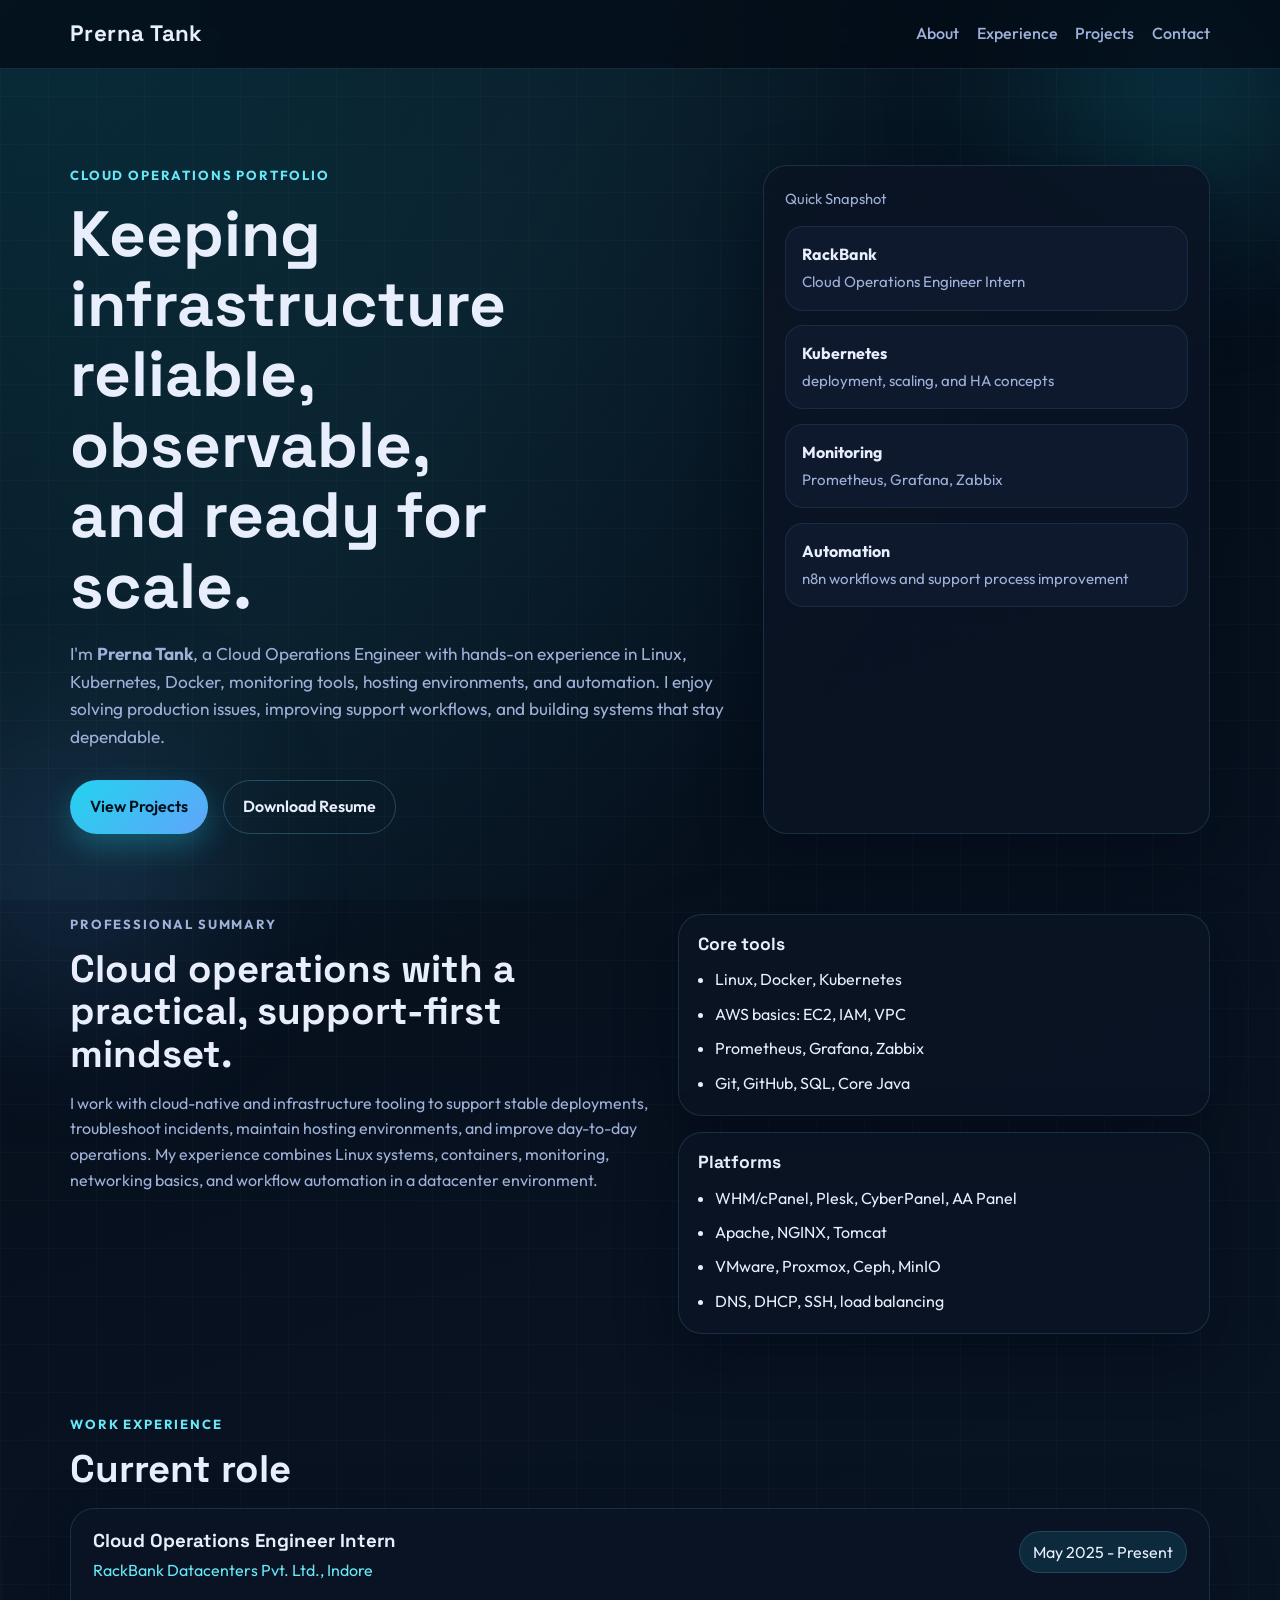
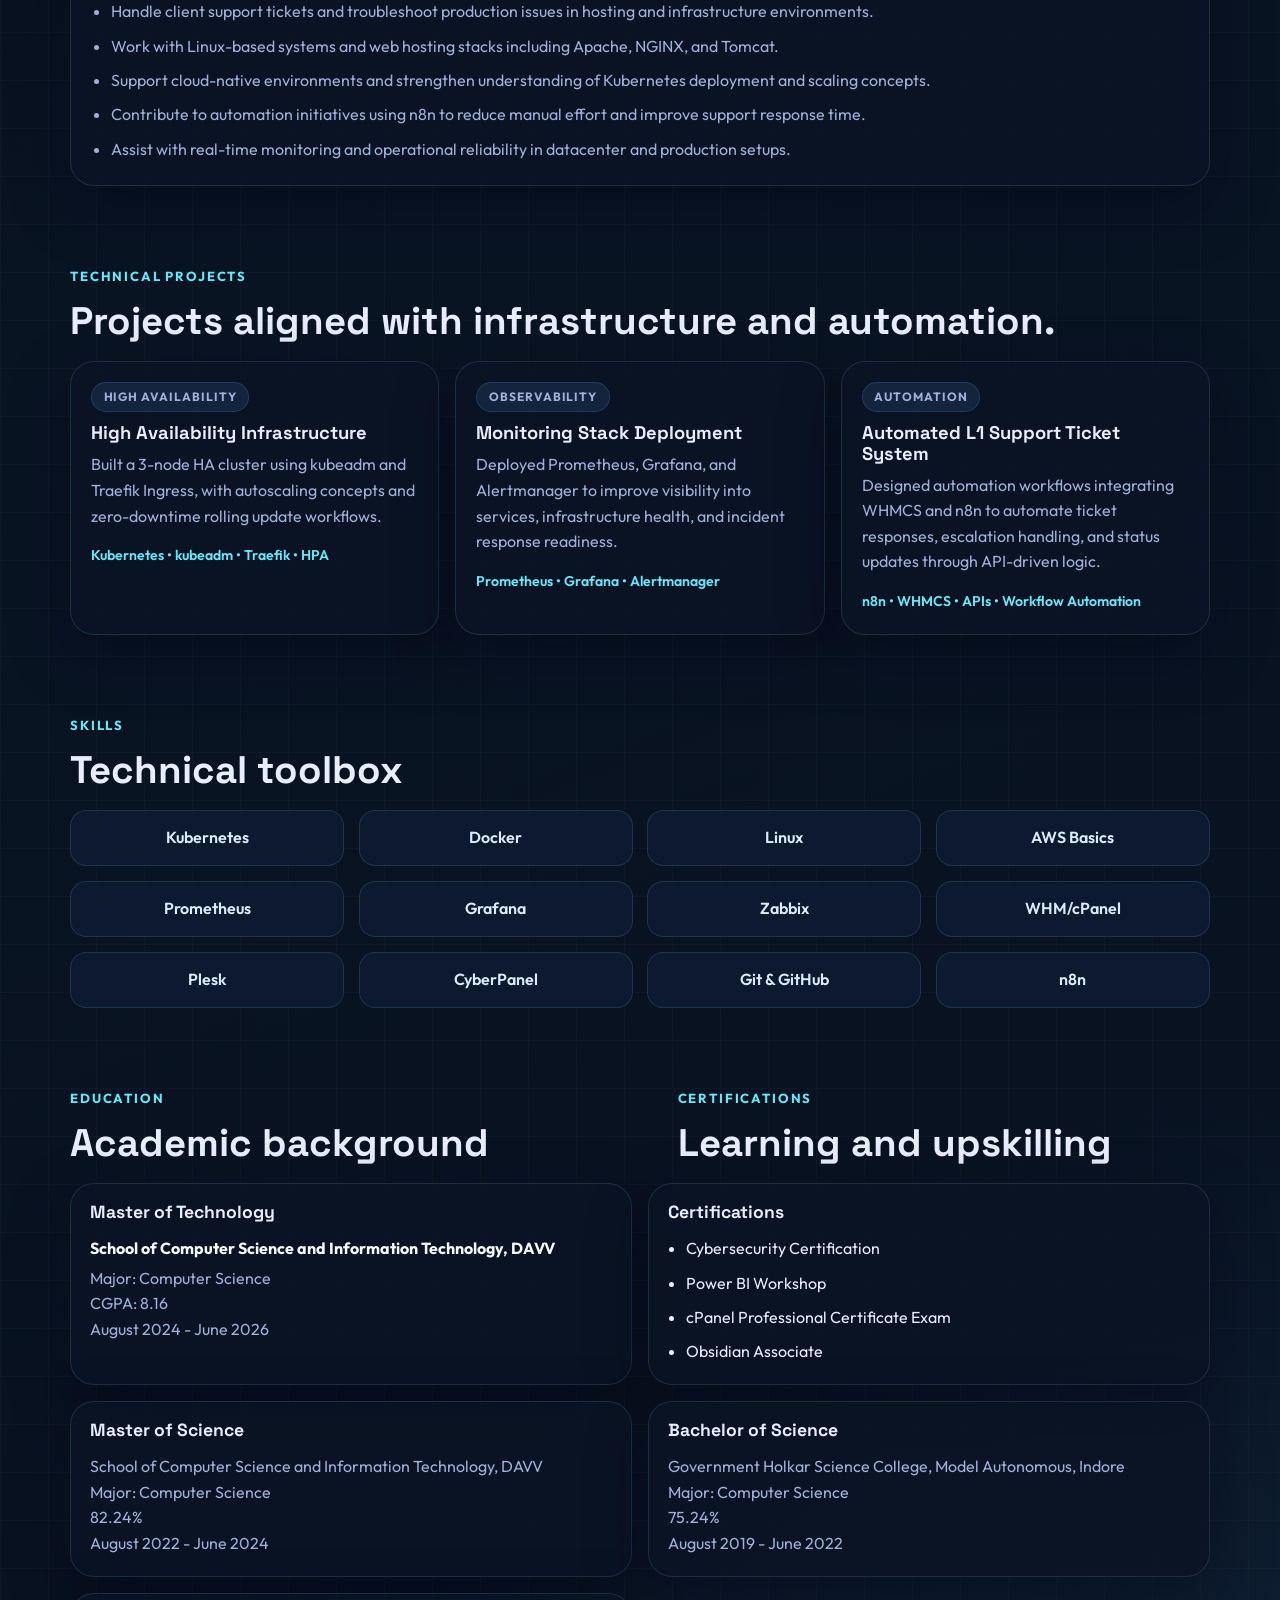
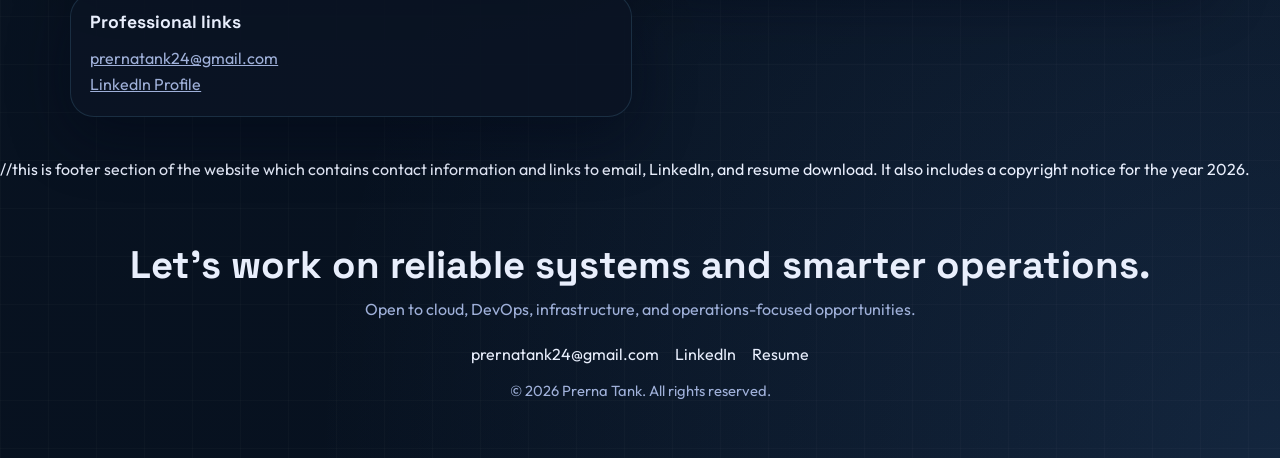
<file: index.html>
<!DOCTYPE html>
<html lang="en">
<head>
  <meta charset="UTF-8" />
  <meta name="viewport" content="width=device-width, initial-scale=1.0" />
  <title>Prerna Tank | Cloud Operations Portfolio</title>
  <link rel="preconnect" href="https://fonts.googleapis.com" />
  <link rel="preconnect" href="https://fonts.gstatic.com" crossorigin />
  <link href="https://fonts.googleapis.com/css2?family=Outfit:wght@300;400;500;600;700;800&family=Space+Grotesk:wght@500;700&display=swap" rel="stylesheet" />
  <link rel="stylesheet" href="style.css" />
</head>
<body>
  <div class="grid-glow grid-glow-1"></div>
  <div class="grid-glow grid-glow-2"></div>

  <header class="site-header">
    <nav class="nav container">
      <a class="brand" href="#top">Prerna Tank</a>
      <ul class="nav-links">
        <li><a href="#about">About</a></li>
        <li><a href="#experience">Experience</a></li>
        <li><a href="#projects">Projects</a></li>
        <li><a href="#contact">Contact</a></li>
      </ul>
    </nav>
  </header>

  <main id="top">
    <section class="hero container section-animate" id="about">
      <div class="hero-copy hero-copy-animate">
        <p class="eyebrow">CLOUD OPERATIONS PORTFOLIO</p>
        <h1>Keeping infrastructure reliable, observable, and ready for scale.</h1>
        <p class="intro">
          I'm <strong>Prerna Tank</strong>, a Cloud Operations Engineer with hands-on experience in
          Linux, Kubernetes, Docker, monitoring tools, hosting environments, and automation.
          I enjoy solving production issues, improving support workflows, and building systems that stay dependable.
        </p>
        <div class="hero-actions">
          <a class="btn btn-primary" href="#projects">View Projects</a>
          <a class="btn btn-ghost" href="Prernas_Resume.pdf" download>Download Resume</a>
        </div>
      </div>

      <aside class="hero-panel hero-panel-animate">
        <p class="panel-label">Quick Snapshot</p>
        <div class="metrics">
          <article class="metric-card">
            <strong>RackBank</strong>
            <span>Cloud Operations Engineer Intern</span>
          </article>
          <article class="metric-card">
            <strong>Kubernetes</strong>
            <span>deployment, scaling, and HA concepts</span>
          </article>
          <article class="metric-card">
            <strong>Monitoring</strong>
            <span>Prometheus, Grafana, Zabbix</span>
          </article>
          <article class="metric-card">
            <strong>Automation</strong>
            <span>n8n workflows and support process improvement</span>
          </article>
        </div>
      </aside>
    </section>

    <section class="summary container section-animate">
      <div class="summary-copy">
        <p class="eyebrow">PROFESSIONAL SUMMARY</p>
        <h2>Cloud operations with a practical, support-first mindset.</h2>
        <p>
          I work with cloud-native and infrastructure tooling to support stable deployments, troubleshoot incidents,
          maintain hosting environments, and improve day-to-day operations. My experience combines Linux systems,
          containers, monitoring, networking basics, and workflow automation in a datacenter environment.
        </p>
      </div>
      <div class="info-stack">
        <article class="info-card hover-card">
          <h3>Core tools</h3>
          <ul>
            <li>Linux, Docker, Kubernetes</li>
            <li>AWS basics: EC2, IAM, VPC</li>
            <li>Prometheus, Grafana, Zabbix</li>
            <li>Git, GitHub, SQL, Core Java</li>
          </ul>
        </article>
        <article class="info-card hover-card">
          <h3>Platforms</h3>
          <ul>
            <li>WHM/cPanel, Plesk, CyberPanel, AA Panel</li>
            <li>Apache, NGINX, Tomcat</li>
            <li>VMware, Proxmox, Ceph, MinIO</li>
            <li>DNS, DHCP, SSH, load balancing</li>
          </ul>
        </article>
      </div>
    </section>

    <section class="experience container section-animate" id="experience">
      <p class="eyebrow">WORK EXPERIENCE</p>
      <h2>Current role</h2>
      <article class="timeline-card hover-card">
        <div class="timeline-top">
          <div>
            <h3>Cloud Operations Engineer Intern</h3>
            <p class="company">RackBank Datacenters Pvt. Ltd., Indore</p>
          </div>
          <span class="date-chip">May 2025 - Present</span>
        </div>
        <ul class="timeline-list">
          <li>Handle client support tickets and troubleshoot production issues in hosting and infrastructure environments.</li>
          <li>Work with Linux-based systems and web hosting stacks including Apache, NGINX, and Tomcat.</li>
          <li>Support cloud-native environments and strengthen understanding of Kubernetes deployment and scaling concepts.</li>
          <li>Contribute to automation initiatives using n8n to reduce manual effort and improve support response time.</li>
          <li>Assist with real-time monitoring and operational reliability in datacenter and production setups.</li>
        </ul>
      </article>
    </section>

    <section class="projects container section-animate" id="projects">
      <p class="eyebrow">TECHNICAL PROJECTS</p>
      <h2>Projects aligned with infrastructure and automation.</h2>
      <div class="cards">
        <article class="card project-card">
          <p class="card-tag">High Availability</p>
          <h3>High Availability Infrastructure</h3>
          <p>
            Built a 3-node HA cluster using kubeadm and Traefik Ingress, with autoscaling concepts and
            zero-downtime rolling update workflows.
          </p>
          <span>Kubernetes &bull; kubeadm &bull; Traefik &bull; HPA</span>
        </article>
        <article class="card project-card">
          <p class="card-tag">Observability</p>
          <h3>Monitoring Stack Deployment</h3>
          <p>
            Deployed Prometheus, Grafana, and Alertmanager to improve visibility into services,
            infrastructure health, and incident response readiness.
          </p>
          <span>Prometheus &bull; Grafana &bull; Alertmanager</span>
        </article>
        <article class="card project-card">
          <p class="card-tag">Automation</p>
          <h3>Automated L1 Support Ticket System</h3>
          <p>
            Designed automation workflows integrating WHMCS and n8n to automate ticket responses,
            escalation handling, and status updates through API-driven logic.
          </p>
          <span>n8n &bull; WHMCS &bull; APIs &bull; Workflow Automation</span>
        </article>
      </div>
    </section>

    <section class="skills container section-animate" id="skills">
      <p class="eyebrow">SKILLS</p>
      <h2>Technical toolbox</h2>
      <div class="skill-grid">
        <p>Kubernetes</p>
        <p>Docker</p>
        <p>Linux</p>
        <p>AWS Basics</p>
        <p>Prometheus</p>
        <p>Grafana</p>
        <p>Zabbix</p>
        <p>WHM/cPanel</p>
        <p>Plesk</p>
        <p>CyberPanel</p>
        <p>Git &amp; GitHub</p>
        <p>n8n</p>
      </div>
    </section>

    <section class="education container section-animate">
      <div class="split-heading">
        <div>
          <p class="eyebrow">EDUCATION</p>
          <h2>Academic background</h2>
        </div>
        <div>
          <p class="eyebrow">CERTIFICATIONS</p>
          <h2>Learning and upskilling</h2>
        </div>
      </div>
      <div class="dual-grid">
        <article class="info-card education-card hover-card">
          <h3>Master of Technology</h3>
          <p class="edu-school">School of Computer Science and Information Technology, DAVV</p>
          <p>Major: Computer Science</p>
          <p>CGPA: 8.16</p>
          <p>August 2024 - June 2026</p>
        </article>
        <article class="info-card hover-card">
          <h3>Certifications</h3>
          <ul>
            <li>Cybersecurity Certification</li>
            <li>Power BI Workshop</li>
            <li>cPanel Professional Certificate Exam</li>
            <li>Obsidian Associate</li>
          </ul>
        </article>
        <article class="info-card hover-card">
          <h3>Master of Science</h3>
          <p class="edu-school">School of Computer Science and Information Technology, DAVV</p>
          <p>Major: Computer Science</p>
          <p>82.24%</p>
          <p>August 2022 - June 2024</p>
        </article>
        <article class="info-card hover-card">
          <h3>Bachelor of Science</h3>
          <p class="edu-school">Government Holkar Science College, Model Autonomous, Indore</p>
          <p>Major: Computer Science</p>
          <p>75.24%</p>
          <p>August 2019 - June 2022</p>
        </article>
        <article class="info-card hover-card">
          <h3>Professional links</h3>
          <p><a href="mailto:prernatank24@gmail.com">prernatank24@gmail.com</a></p>
          <p><a href="https://www.linkedin.com/in/prernatank2002/" target="_blank" rel="noreferrer">LinkedIn Profile</a></p>
        </article>
      </div>
    </section>
  </main>

  //this is footer section of the website which contains contact information and links to email, LinkedIn, and resume download. It also includes a copyright notice for the year 2026.

  <footer class="footer container" id="contact">
    <h2>Let's work on reliable systems and smarter operations.</h2>
    <p>Open to cloud, DevOps, infrastructure, and operations-focused opportunities.</p>
    <div class="footer-links">
      <a href="mailto:prernatank24@gmail.com">prernatank24@gmail.com</a>
      <a href="https://www.linkedin.com/in/prernatank2002/" target="_blank" rel="noreferrer">LinkedIn</a>
      <a href="Prernas_Resume.pdf" download>Resume</a>
    </div>
    <p class="copyright">&copy; 2026 Prerna Tank. All rights reserved.</p>
  </footer>
</body>
</html>
</file>
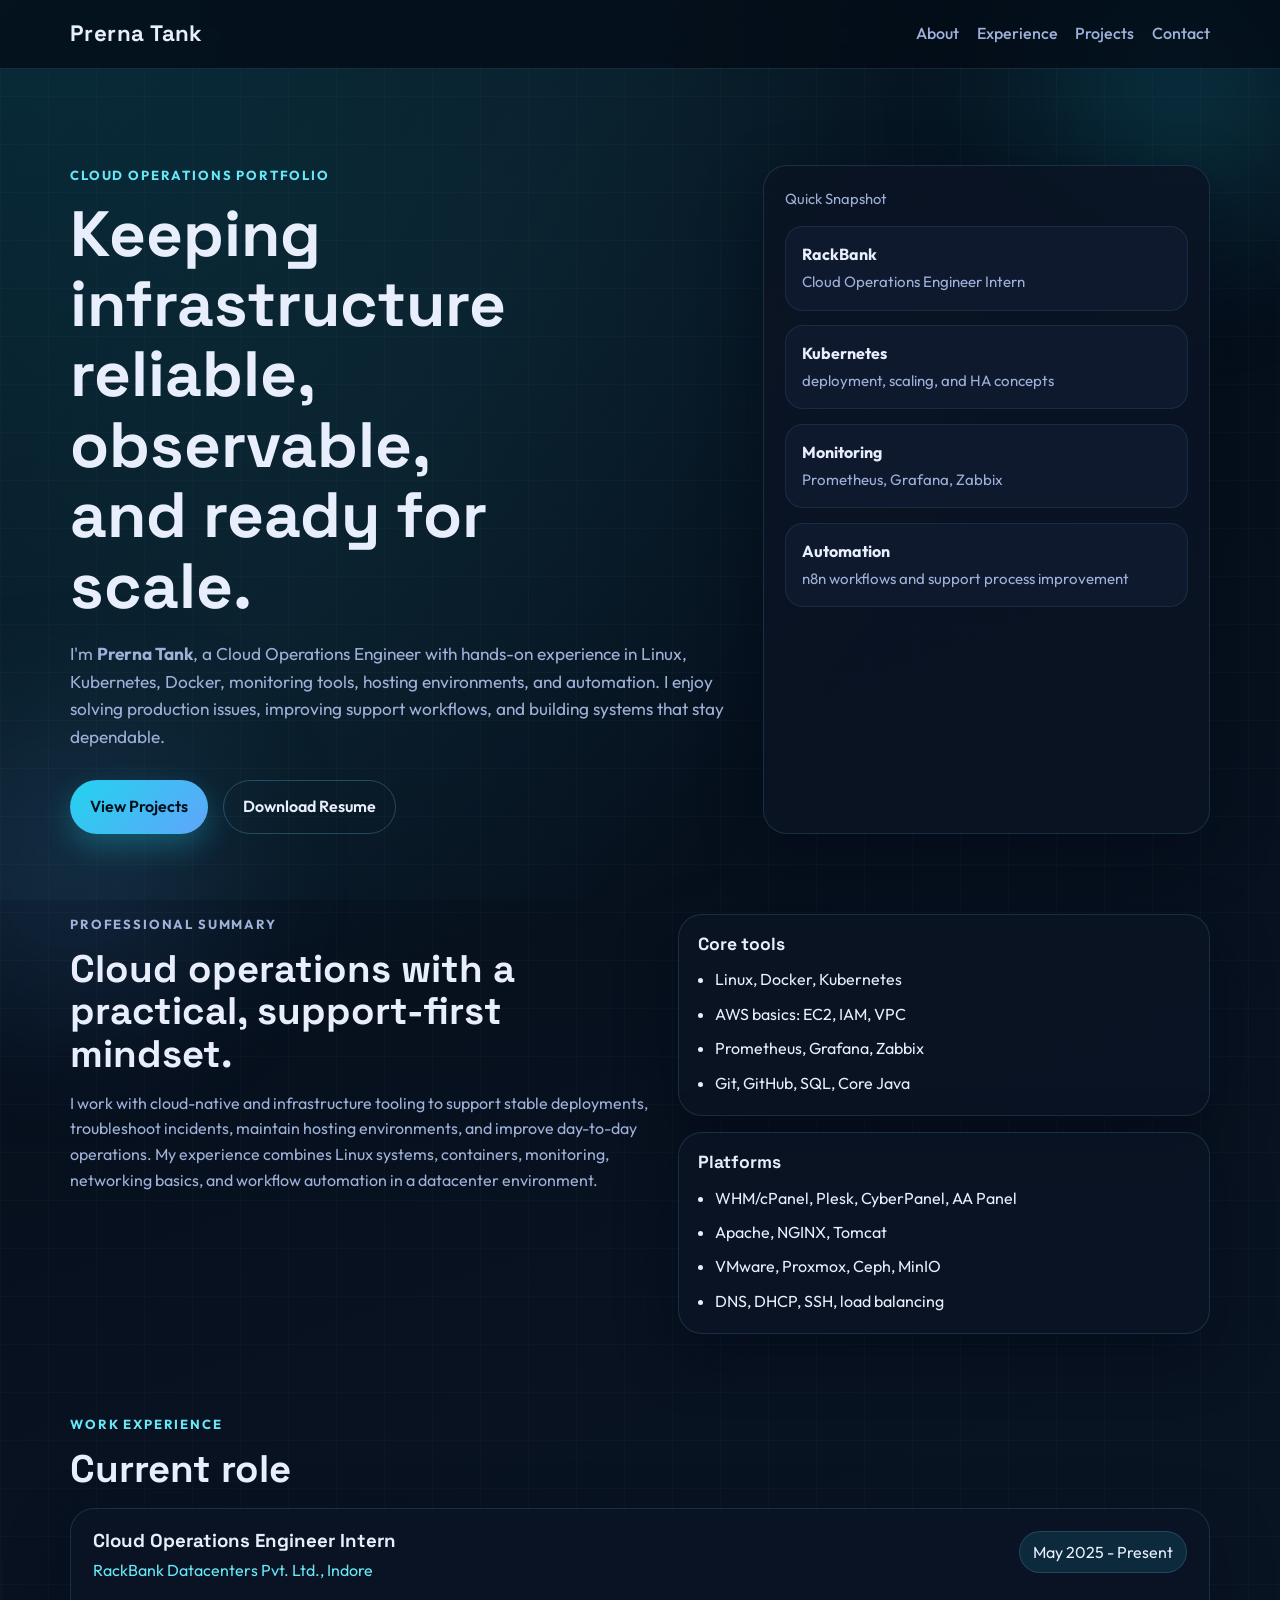
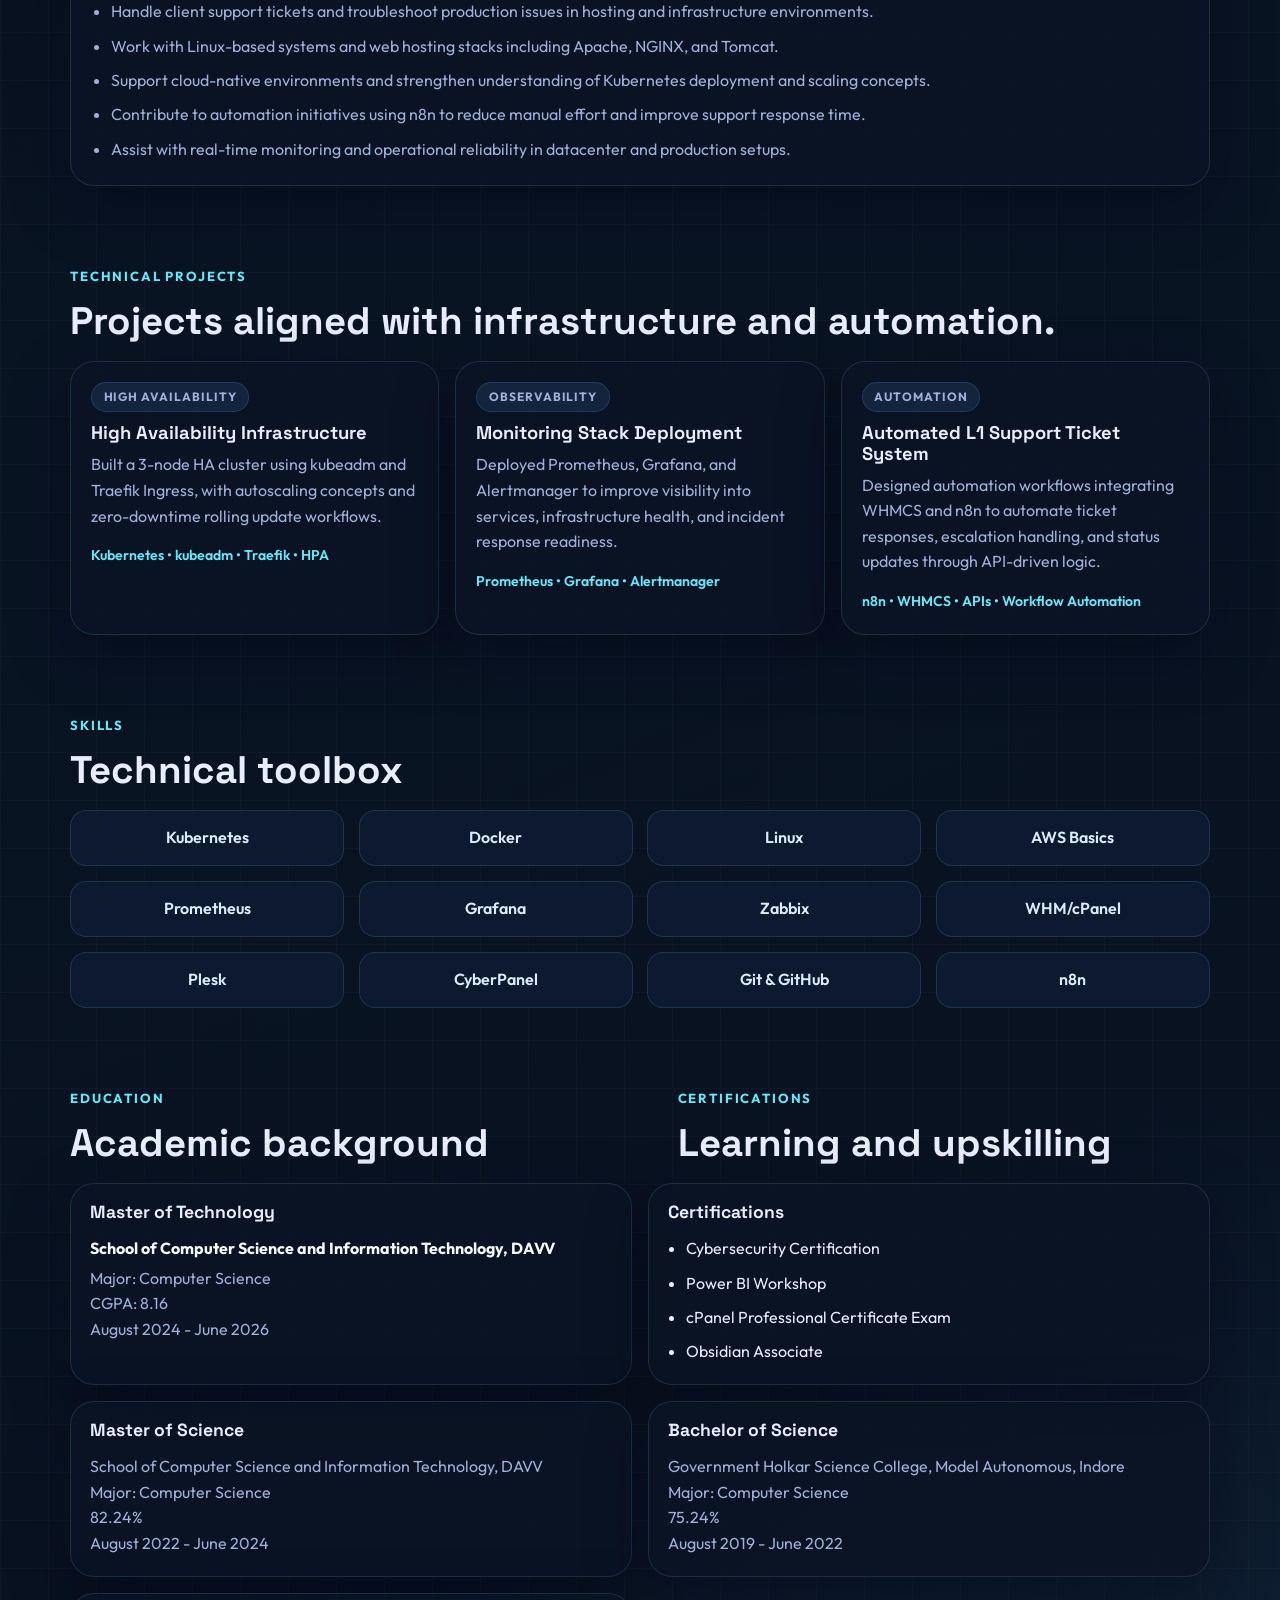
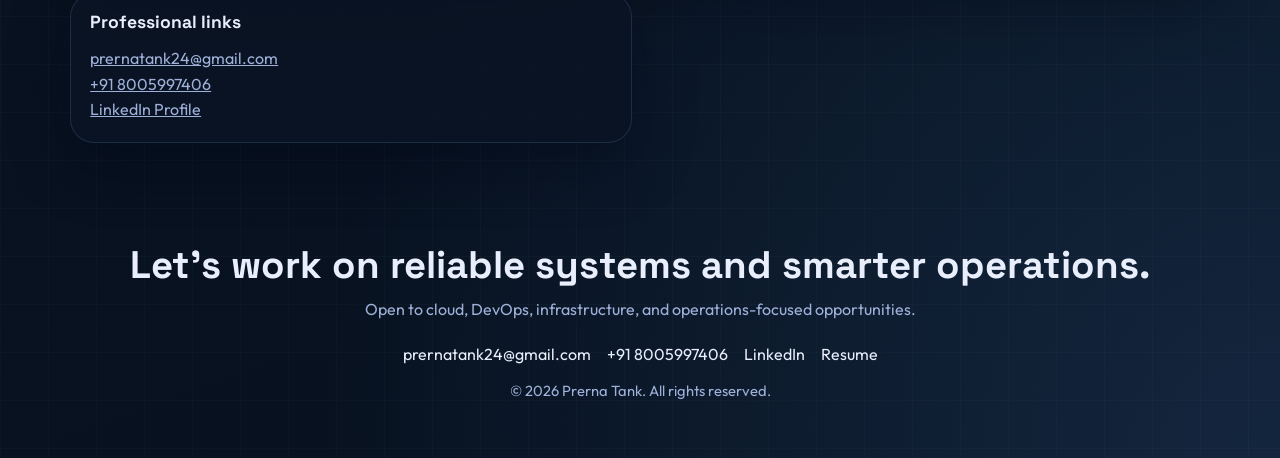
<file: home.html>
<!DOCTYPE html>
<html lang="en">
<head>
  <meta charset="UTF-8" />
  <meta name="viewport" content="width=device-width, initial-scale=1.0" />
  <title>Prerna Tank | Cloud Operations Portfolio</title>
  <link rel="preconnect" href="https://fonts.googleapis.com" />
  <link rel="preconnect" href="https://fonts.gstatic.com" crossorigin />
  <link href="https://fonts.googleapis.com/css2?family=Outfit:wght@300;400;500;600;700;800&family=Space+Grotesk:wght@500;700&display=swap" rel="stylesheet" />
  <link rel="stylesheet" href="style.css" />
</head>
<body>
  <div class="grid-glow grid-glow-1"></div>
  <div class="grid-glow grid-glow-2"></div>

  <header class="site-header">
    <nav class="nav container">
      <a class="brand" href="#top">Prerna Tank</a>
      <ul class="nav-links">
        <li><a href="#about">About</a></li>
        <li><a href="#experience">Experience</a></li>
        <li><a href="#projects">Projects</a></li>
        <li><a href="#contact">Contact</a></li>
      </ul>
    </nav>
  </header>

  <main id="top">
    <section class="hero container section-animate" id="about">
      <div class="hero-copy hero-copy-animate">
        <p class="eyebrow">CLOUD OPERATIONS PORTFOLIO</p>
        <h1>Keeping infrastructure reliable, observable, and ready for scale.</h1>
        <p class="intro">
          I'm <strong>Prerna Tank</strong>, a Cloud Operations Engineer with hands-on experience in
          Linux, Kubernetes, Docker, monitoring tools, hosting environments, and automation.
          I enjoy solving production issues, improving support workflows, and building systems that stay dependable.
        </p>
        <div class="hero-actions">
          <a class="btn btn-primary" href="#projects">View Projects</a>
          <a class="btn btn-ghost" href="Prernas_Resume.pdf" download>Download Resume</a>
        </div>
      </div>

      <aside class="hero-panel hero-panel-animate">
        <p class="panel-label">Quick Snapshot</p>
        <div class="metrics">
          <article class="metric-card">
            <strong>RackBank</strong>
            <span>Cloud Operations Engineer Intern</span>
          </article>
          <article class="metric-card">
            <strong>Kubernetes</strong>
            <span>deployment, scaling, and HA concepts</span>
          </article>
          <article class="metric-card">
            <strong>Monitoring</strong>
            <span>Prometheus, Grafana, Zabbix</span>
          </article>
          <article class="metric-card">
            <strong>Automation</strong>
            <span>n8n workflows and support process improvement</span>
          </article>
        </div>
      </aside>
    </section>

    <section class="summary container section-animate">
      <div class="summary-copy">
        <p class="eyebrow">PROFESSIONAL SUMMARY</p>
        <h2>Cloud operations with a practical, support-first mindset.</h2>
        <p>
          I work with cloud-native and infrastructure tooling to support stable deployments, troubleshoot incidents,
          maintain hosting environments, and improve day-to-day operations. My experience combines Linux systems,
          containers, monitoring, networking basics, and workflow automation in a datacenter environment.
        </p>
      </div>
      <div class="info-stack">
        <article class="info-card hover-card">
          <h3>Core tools</h3>
          <ul>
            <li>Linux, Docker, Kubernetes</li>
            <li>AWS basics: EC2, IAM, VPC</li>
            <li>Prometheus, Grafana, Zabbix</li>
            <li>Git, GitHub, SQL, Core Java</li>
          </ul>
        </article>
        <article class="info-card hover-card">
          <h3>Platforms</h3>
          <ul>
            <li>WHM/cPanel, Plesk, CyberPanel, AA Panel</li>
            <li>Apache, NGINX, Tomcat</li>
            <li>VMware, Proxmox, Ceph, MinIO</li>
            <li>DNS, DHCP, SSH, load balancing</li>
          </ul>
        </article>
      </div>
    </section>

    <section class="experience container section-animate" id="experience">
      <p class="eyebrow">WORK EXPERIENCE</p>
      <h2>Current role</h2>
      <article class="timeline-card hover-card">
        <div class="timeline-top">
          <div>
            <h3>Cloud Operations Engineer Intern</h3>
            <p class="company">RackBank Datacenters Pvt. Ltd., Indore</p>
          </div>
          <span class="date-chip">May 2025 - Present</span>
        </div>
        <ul class="timeline-list">
          <li>Handle client support tickets and troubleshoot production issues in hosting and infrastructure environments.</li>
          <li>Work with Linux-based systems and web hosting stacks including Apache, NGINX, and Tomcat.</li>
          <li>Support cloud-native environments and strengthen understanding of Kubernetes deployment and scaling concepts.</li>
          <li>Contribute to automation initiatives using n8n to reduce manual effort and improve support response time.</li>
          <li>Assist with real-time monitoring and operational reliability in datacenter and production setups.</li>
        </ul>
      </article>
    </section>

    <section class="projects container section-animate" id="projects">
      <p class="eyebrow">TECHNICAL PROJECTS</p>
      <h2>Projects aligned with infrastructure and automation.</h2>
      <div class="cards">
        <article class="card project-card">
          <p class="card-tag">High Availability</p>
          <h3>High Availability Infrastructure</h3>
          <p>
            Built a 3-node HA cluster using kubeadm and Traefik Ingress, with autoscaling concepts and
            zero-downtime rolling update workflows.
          </p>
          <span>Kubernetes &bull; kubeadm &bull; Traefik &bull; HPA</span>
        </article>
        <article class="card project-card">
          <p class="card-tag">Observability</p>
          <h3>Monitoring Stack Deployment</h3>
          <p>
            Deployed Prometheus, Grafana, and Alertmanager to improve visibility into services,
            infrastructure health, and incident response readiness.
          </p>
          <span>Prometheus &bull; Grafana &bull; Alertmanager</span>
        </article>
        <article class="card project-card">
          <p class="card-tag">Automation</p>
          <h3>Automated L1 Support Ticket System</h3>
          <p>
            Designed automation workflows integrating WHMCS and n8n to automate ticket responses,
            escalation handling, and status updates through API-driven logic.
          </p>
          <span>n8n &bull; WHMCS &bull; APIs &bull; Workflow Automation</span>
        </article>
      </div>
    </section>

    <section class="skills container section-animate" id="skills">
      <p class="eyebrow">SKILLS</p>
      <h2>Technical toolbox</h2>
      <div class="skill-grid">
        <p>Kubernetes</p>
        <p>Docker</p>
        <p>Linux</p>
        <p>AWS Basics</p>
        <p>Prometheus</p>
        <p>Grafana</p>
        <p>Zabbix</p>
        <p>WHM/cPanel</p>
        <p>Plesk</p>
        <p>CyberPanel</p>
        <p>Git &amp; GitHub</p>
        <p>n8n</p>
      </div>
    </section>

    <section class="education container section-animate">
      <div class="split-heading">
        <div>
          <p class="eyebrow">EDUCATION</p>
          <h2>Academic background</h2>
        </div>
        <div>
          <p class="eyebrow">CERTIFICATIONS</p>
          <h2>Learning and upskilling</h2>
        </div>
      </div>
      <div class="dual-grid">
        <article class="info-card education-card hover-card">
          <h3>Master of Technology</h3>
          <p class="edu-school">School of Computer Science and Information Technology, DAVV</p>
          <p>Major: Computer Science</p>
          <p>CGPA: 8.16</p>
          <p>August 2024 - June 2026</p>
        </article>
        <article class="info-card hover-card">
          <h3>Certifications</h3>
          <ul>
            <li>Cybersecurity Certification</li>
            <li>Power BI Workshop</li>
            <li>cPanel Professional Certificate Exam</li>
            <li>Obsidian Associate</li>
          </ul>
        </article>
        <article class="info-card hover-card">
          <h3>Master of Science</h3>
          <p class="edu-school">School of Computer Science and Information Technology, DAVV</p>
          <p>Major: Computer Science</p>
          <p>82.24%</p>
          <p>August 2022 - June 2024</p>
        </article>
        <article class="info-card hover-card">
          <h3>Bachelor of Science</h3>
          <p class="edu-school">Government Holkar Science College, Model Autonomous, Indore</p>
          <p>Major: Computer Science</p>
          <p>75.24%</p>
          <p>August 2019 - June 2022</p>
        </article>
        <article class="info-card hover-card">
          <h3>Professional links</h3>
          <p><a href="mailto:prernatank24@gmail.com">prernatank24@gmail.com</a></p>
          <p><a href="tel:+918005997406">+91 8005997406</a></p>
          <p><a href="https://www.linkedin.com/in/prernatank2002/" target="_blank" rel="noreferrer">LinkedIn Profile</a></p>
        </article>
      </div>
    </section>
  </main>

  <footer class="footer container" id="contact">
    <h2>Let's work on reliable systems and smarter operations.</h2>
    <p>Open to cloud, DevOps, infrastructure, and operations-focused opportunities.</p>
    <div class="footer-links">
      <a href="mailto:prernatank24@gmail.com">prernatank24@gmail.com</a>
      <a href="tel:+918005997406">+91 8005997406</a>
      <a href="https://www.linkedin.com/in/prernatank2002/" target="_blank" rel="noreferrer">LinkedIn</a>
      <a href="Prernas_Resume.pdf" download>Resume</a>
    </div>
    <p class="copyright">&copy; 2026 Prerna Tank. All rights reserved.</p>
  </footer>
</body>
</html>
</file>
<file: style.css>
:root {
  --bg: #07111f;
  --bg-soft: #0d1728;
  --panel: rgba(11, 20, 36, 0.88);
  --panel-strong: #0f1b30;
  --text: #e8eefc;
  --muted: #9fb0d9;
  --line: rgba(125, 211, 252, 0.14);
  --primary: #67e8f9;
  --primary-deep: #22d3ee;
  --accent: #60a5fa;
  --shadow: 0 20px 60px rgba(2, 6, 23, 0.45);
}

* {
  box-sizing: border-box;
  margin: 0;
  padding: 0;
}

html {
  scroll-behavior: smooth;
}

body {
  font-family: "Outfit", sans-serif;
  color: var(--text);
  min-height: 100vh;
  line-height: 1.6;
  overflow-x: hidden;
  position: relative;
  background:
    linear-gradient(rgba(255, 255, 255, 0.02) 1px, transparent 1px),
    linear-gradient(90deg, rgba(255, 255, 255, 0.02) 1px, transparent 1px),
    radial-gradient(circle at top left, rgba(34, 211, 238, 0.16), transparent 28%),
    radial-gradient(circle at bottom right, rgba(96, 165, 250, 0.14), transparent 25%),
    linear-gradient(160deg, #040b16, #091423 48%, #07111f);
  background-size: 48px 48px, 48px 48px, auto, auto, auto;
}

a {
  color: inherit;
}

body::before {
  content: "";
  position: fixed;
  inset: 0;
  z-index: -2;
  background: linear-gradient(120deg, transparent 0%, rgba(103, 232, 249, 0.04) 35%, transparent 70%);
  animation: sweep 14s linear infinite;
}

.grid-glow {
  position: fixed;
  z-index: -1;
  border-radius: 999px;
  filter: blur(80px);
  opacity: 0.55;
}

.grid-glow-1 {
  width: 320px;
  height: 320px;
  top: -80px;
  right: -60px;
  background: rgba(34, 211, 238, 0.3);
  animation: floatGlow 7s ease-in-out infinite;
}

.grid-glow-2 {
  width: 300px;
  height: 300px;
  bottom: -120px;
  left: -80px;
  background: rgba(96, 165, 250, 0.22);
  animation: floatGlow 9s ease-in-out infinite reverse;
}

.container {
  width: min(1140px, 90%);
  margin: 0 auto;
}

.site-header {
  position: sticky;
  top: 0;
  z-index: 20;
  padding: 1rem 0;
  background: rgba(4, 11, 22, 0.72);
  backdrop-filter: blur(12px);
  border-bottom: 1px solid var(--line);
}

.nav {
  display: flex;
  justify-content: space-between;
  align-items: center;
  gap: 1rem;
}

.brand {
  text-decoration: none;
  font-family: "Space Grotesk", sans-serif;
  font-size: 1.4rem;
  font-weight: 700;
  letter-spacing: 0.02em;
}

.nav-links {
  list-style: none;
  display: flex;
  gap: 1.1rem;
}

.nav-links a {
  text-decoration: none;
  color: var(--muted);
  font-weight: 500;
}

.nav-links a:hover,
.footer-links a:hover {
  color: var(--primary);
}

.nav-links a {
  transition: color 0.25s ease;
}

main {
  padding-top: 1.5rem;
}

section {
  padding: 2.5rem 0;
}

.eyebrow {
  color: var(--primary);
  font-size: 0.82rem;
  font-weight: 700;
  letter-spacing: 0.14em;
  text-transform: uppercase;
}

h1,
h2,
h3 {
  font-family: "Space Grotesk", sans-serif;
  line-height: 1.1;
}

.hero {
  display: grid;
  grid-template-columns: 1.2fr 0.8fr;
  gap: 1.4rem;
  align-items: stretch;
  padding-top: 4.5rem;
}

.hero h1 {
  margin-top: 0.8rem;
  font-size: clamp(2.8rem, 5vw, 4.8rem);
  max-width: 11ch;
}

.hero-copy-animate {
  animation: rise 700ms ease both;
}

.hero-panel-animate {
  animation: rise 900ms ease both;
}

.intro,
.summary-copy p,
.info-card p,
.timeline-list,
.card p {
  color: var(--muted);
}

.intro {
  margin-top: 1.2rem;
  max-width: 760px;
  font-size: 1.08rem;
}

.hero-panel,
.info-card,
.timeline-card,
.card {
  background: var(--panel);
  border: 1px solid var(--line);
  border-radius: 24px;
  box-shadow: var(--shadow);
}

.hero-panel {
  padding: 1.3rem;
  position: relative;
  overflow: hidden;
}

.hero-panel::after {
  content: "";
  position: absolute;
  inset: -40% auto auto -20%;
  width: 180px;
  height: 180px;
  border-radius: 50%;
  background: radial-gradient(circle, rgba(103, 232, 249, 0.18), transparent 70%);
  animation: orbPulse 5s ease-in-out infinite;
}

.panel-label {
  margin-bottom: 1rem;
  color: var(--muted);
  font-size: 0.92rem;
}

.metrics {
  display: grid;
  gap: 0.9rem;
}

.metrics article {
  padding: 0.95rem 1rem;
  border-radius: 18px;
  background: rgba(15, 27, 48, 0.95);
  border: 1px solid rgba(125, 211, 252, 0.1);
  transition: transform 0.3s ease, border-color 0.3s ease, background 0.3s ease;
}

.metric-card:hover {
  transform: translateY(-4px);
  border-color: rgba(103, 232, 249, 0.35);
  background: rgba(17, 32, 57, 0.98);
}

.metrics strong,
.date-chip,
.card-tag {
  display: inline-block;
}

.metrics strong {
  font-size: 1rem;
  margin-bottom: 0.15rem;
}

.metrics span {
  display: block;
  color: var(--muted);
  font-size: 0.94rem;
}

.hero-actions {
  margin-top: 1.8rem;
  display: flex;
  gap: 0.9rem;
  flex-wrap: wrap;
}

.btn {
  text-decoration: none;
  font-weight: 600;
  padding: 0.85rem 1.2rem;
  border-radius: 999px;
  transition: transform 0.25s ease, box-shadow 0.25s ease, border-color 0.25s ease;
  border: 1px solid transparent;
}

.btn-primary {
  background: linear-gradient(135deg, var(--primary-deep), var(--accent));
  color: #03111d;
  box-shadow: 0 12px 30px rgba(34, 211, 238, 0.28);
}

.btn-primary:hover,
.btn-ghost:hover {
  transform: translateY(-2px);
}

.btn-ghost {
  border-color: rgba(125, 211, 252, 0.25);
  background: transparent;
  color: var(--text);
}

.summary,
.split-heading {
  display: grid;
  grid-template-columns: 1.05fr 0.95fr;
  gap: 1.2rem;
  align-items: start;
}

.summary h2,
.experience h2,
.projects h2,
.skills h2,
.education h2,
.footer h2 {
  margin-top: 0.8rem;
  font-size: clamp(1.9rem, 3vw, 2.8rem);
}

.summary-copy p:last-child {
  margin-top: 1rem;
  max-width: 60ch;
}

.info-stack,
.dual-grid {
  display: grid;
  gap: 1rem;
}

.info-card {
  padding: 1.2rem;
}

.hover-card,
.project-card,
.skill-grid p {
  transition: transform 0.3s ease, border-color 0.3s ease, box-shadow 0.3s ease;
}

.hover-card:hover,
.project-card:hover,
.skill-grid p:hover {
  transform: translateY(-6px);
  border-color: rgba(103, 232, 249, 0.32);
  box-shadow: 0 24px 60px rgba(2, 6, 23, 0.55);
}

.info-card h3 {
  margin-bottom: 0.85rem;
  font-size: 1.1rem;
}

.info-card ul,
.timeline-list {
  padding-left: 1.1rem;
}

.info-card li + li,
.timeline-list li + li {
  margin-top: 0.55rem;
}

.timeline-card {
  margin-top: 1.1rem;
  padding: 1.4rem;
}

.timeline-top {
  display: flex;
  justify-content: space-between;
  gap: 1rem;
  align-items: flex-start;
  margin-bottom: 1rem;
}

.company {
  margin-top: 0.35rem;
  color: var(--primary);
}

.date-chip {
  padding: 0.45rem 0.8rem;
  border-radius: 999px;
  color: var(--text);
  background: rgba(34, 211, 238, 0.12);
  border: 1px solid rgba(125, 211, 252, 0.18);
  white-space: nowrap;
}

.cards {
  display: grid;
  grid-template-columns: repeat(3, minmax(0, 1fr));
  gap: 1rem;
  margin-top: 1.2rem;
}

.card {
  padding: 1.25rem;
}

.project-card:nth-child(2) {
  animation-delay: 120ms;
}

.project-card:nth-child(3) {
  animation-delay: 240ms;
}

.card-tag {
  margin-bottom: 0.7rem;
  padding: 0.28rem 0.72rem;
  border-radius: 999px;
  background: rgba(96, 165, 250, 0.12);
  border: 1px solid rgba(96, 165, 250, 0.18);
  color: #bfdbfe;
  font-size: 0.75rem;
  font-weight: 700;
  letter-spacing: 0.08em;
  text-transform: uppercase;
}

.card h3 {
  font-size: 1.15rem;
  margin-bottom: 0.55rem;
}

.card span {
  display: inline-block;
  margin-top: 0.95rem;
  color: var(--primary);
  font-size: 0.88rem;
  font-weight: 600;
}

.skill-grid {
  display: grid;
  grid-template-columns: repeat(4, minmax(0, 1fr));
  gap: 0.9rem;
  margin-top: 1.2rem;
}

.skill-grid p {
  padding: 0.9rem 1rem;
  border-radius: 16px;
  text-align: center;
  background: rgba(15, 27, 48, 0.9);
  border: 1px solid var(--line);
  color: #dbeafe;
  font-weight: 600;
}

.education-card .edu-school {
  color: #f8fbff;
  font-weight: 700;
  line-height: 1.5;
  margin-bottom: 0.35rem;
}

.education-card p {
  color: var(--muted);
}

.dual-grid {
  grid-template-columns: repeat(2, minmax(0, 1fr));
  margin-top: 1.2rem;
}

.footer {
  padding: 3rem 0 3.5rem;
  text-align: center;
}

.footer p {
  margin-top: 0.7rem;
  color: var(--muted);
}

.footer-links {
  margin-top: 1.2rem;
  display: flex;
  justify-content: center;
  flex-wrap: wrap;
  gap: 1rem;
}

.footer-links a {
  text-decoration: none;
  color: var(--text);
}

.copyright {
  margin-top: 1.4rem;
  font-size: 0.92rem;
}

.section-animate {
  animation: rise 900ms ease both;
}

@keyframes rise {
  from {
    opacity: 0;
    transform: translateY(14px);
  }
  to {
    opacity: 1;
    transform: translateY(0);
  }
}

@keyframes floatGlow {
  0%,
  100% {
    transform: translate3d(0, 0, 0) scale(1);
  }
  50% {
    transform: translate3d(0, 16px, 0) scale(1.06);
  }
}

@keyframes orbPulse {
  0%,
  100% {
    transform: scale(0.9);
    opacity: 0.45;
  }
  50% {
    transform: scale(1.15);
    opacity: 0.8;
  }
}

@keyframes sweep {
  from {
    transform: translateX(-18%);
  }
  to {
    transform: translateX(18%);
  }
}

@media (max-width: 980px) {
  .hero,
  .summary,
  .split-heading {
    grid-template-columns: 1fr;
  }

  .cards {
    grid-template-columns: repeat(2, minmax(0, 1fr));
  }

  .skill-grid {
    grid-template-columns: repeat(3, minmax(0, 1fr));
  }
}

@media (max-width: 680px) {
  .nav {
    flex-direction: column;
  }

  .nav-links {
    flex-wrap: wrap;
    justify-content: center;
  }

  .timeline-top {
    flex-direction: column;
  }

  .cards,
  .skill-grid,
  .dual-grid {
    grid-template-columns: 1fr;
  }

  .hero {
    padding-top: 3rem;
  }
}
</file>
